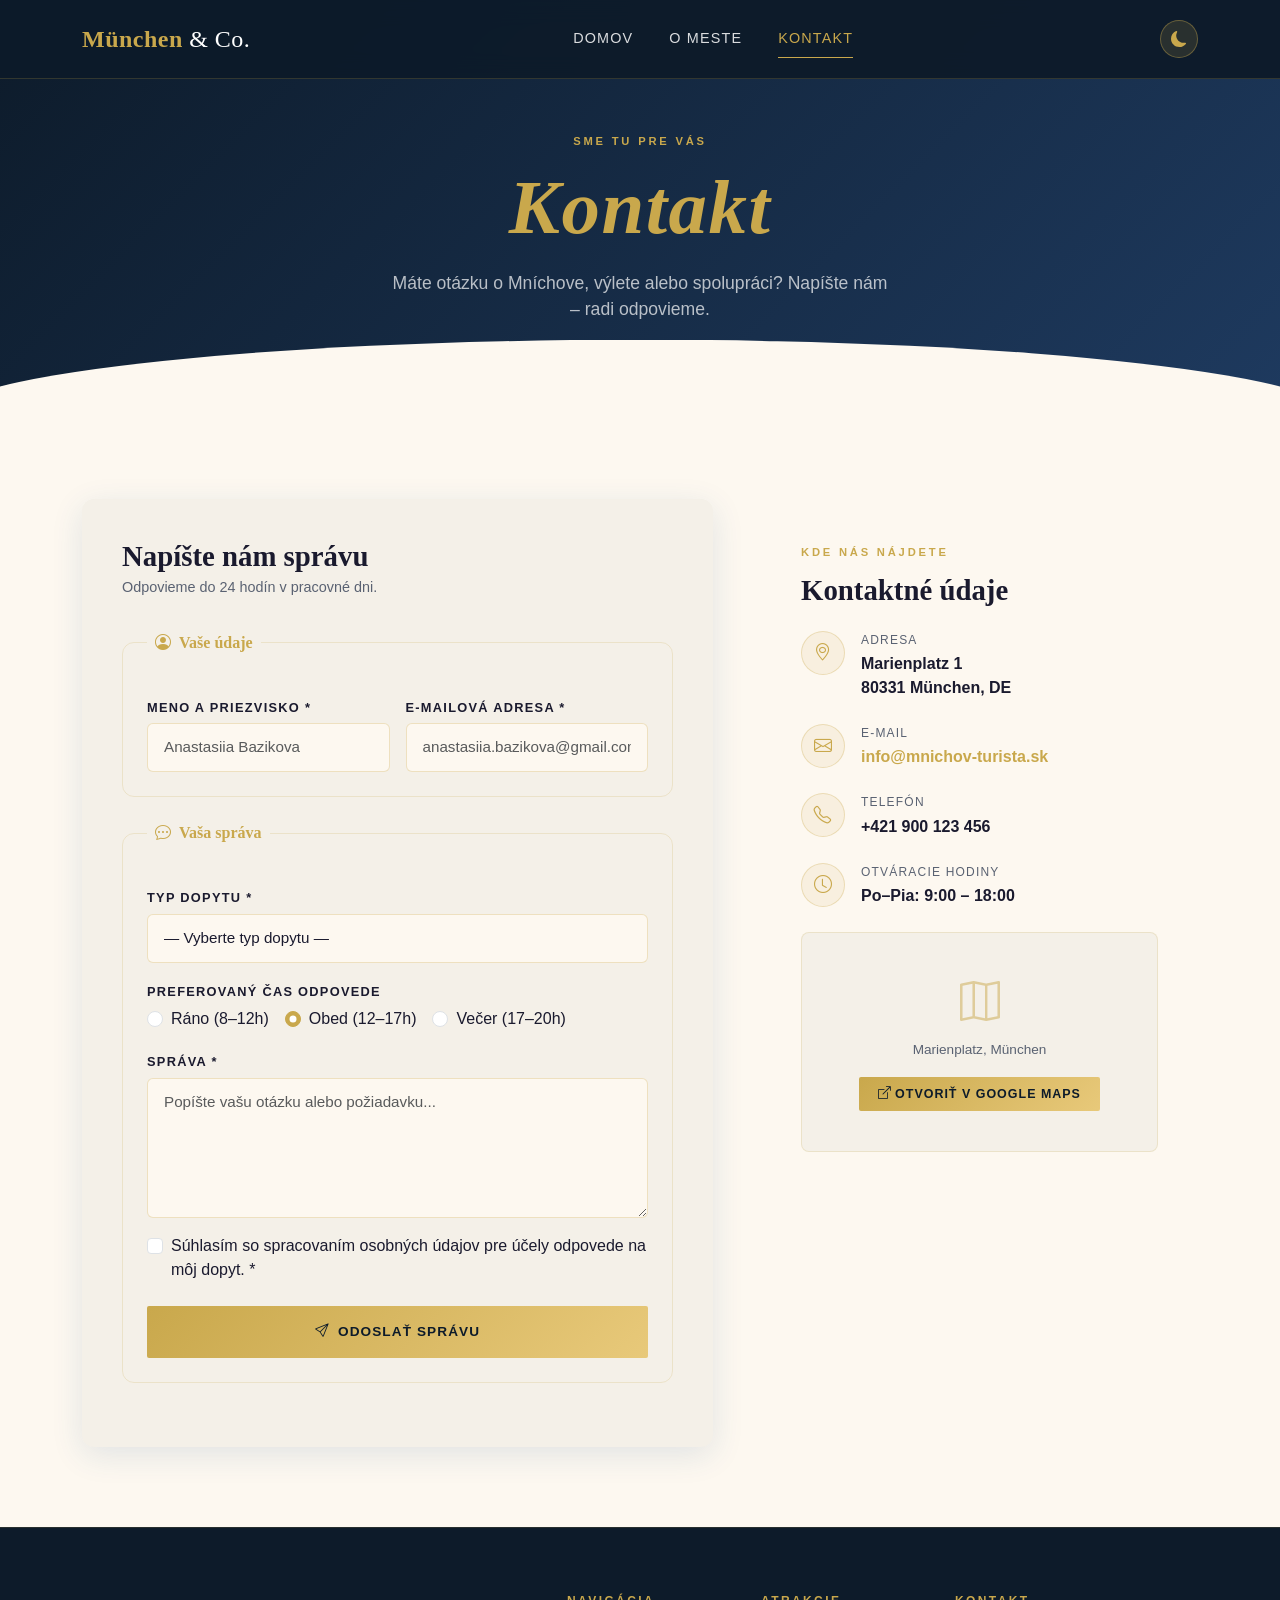
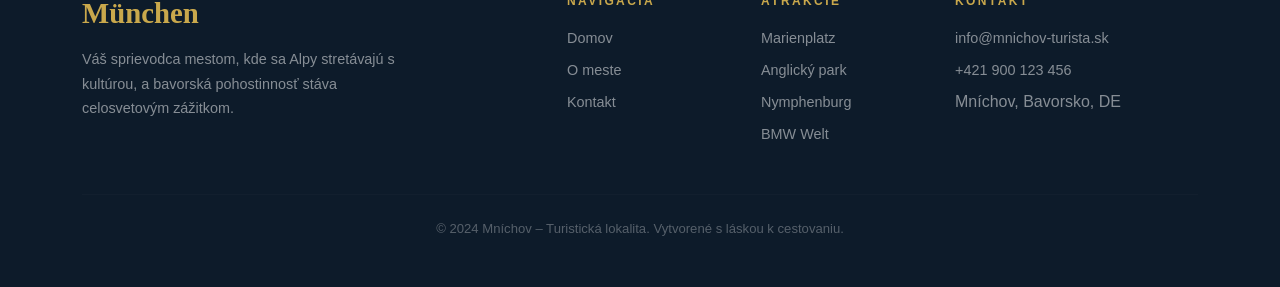
<file: kontakt.html>
<!DOCTYPE html>
<html lang="sk">
<head>
  <meta charset="UTF-8">
  <meta name="viewport" content="width=device-width, initial-scale=1.0">
  <meta name="description" content="Kontaktujte nás – otázky o cestovaní do Mníchova, plánovaní výletu, ubytovaní alebo spolupráci.">
  <title>Kontakt | Mníchov – Turistická lokalita</title>

  <link href="https://cdn.jsdelivr.net/npm/bootstrap@5.3.3/dist/css/bootstrap.min.css" rel="stylesheet">
  <link rel="stylesheet" href="https://cdn.jsdelivr.net/npm/bootstrap-icons@1.11.3/font/bootstrap-icons.min.css">
  <link rel="stylesheet" href="assets/css/style.css">
</head>
<body>

<!-- ========================
     NAVIGÁCIA
========================= -->
<nav class="navbar navbar-expand-lg fixed-top">
  <div class="container">
    <a class="navbar-brand" href="index.html">München<span> &amp; Co.</span></a>

    <div class="d-flex align-items-center gap-2 order-lg-last">
      <button id="darkModeToggle" aria-label="Prepnúť tmavý režim"></button>
      <button class="navbar-toggler ms-1" type="button"
              data-bs-toggle="collapse" data-bs-target="#navMenu"
              aria-controls="navMenu" aria-expanded="false" aria-label="Otvoriť menu">
        <span class="navbar-toggler-icon"></span>
      </button>
    </div>

    <div class="collapse navbar-collapse" id="navMenu">
      <ul class="navbar-nav mx-auto gap-lg-1">
        <li class="nav-item"><a class="nav-link" href="index.html">Domov</a></li>
        <li class="nav-item"><a class="nav-link" href="o-nas.html">O meste</a></li>
        <li class="nav-item"><a class="nav-link active" href="kontakt.html">Kontakt</a></li>
      </ul>
    </div>
  </div>
</nav>

<!-- ========================
     PAGE HERO
========================= -->
<section class="page-hero">
  <div class="container text-center" style="position:relative;z-index:1;">
    <span class="section-label">Sme tu pre vás</span>
    <h1 class="page-hero-title"><em>Kontakt</em></h1>
    <p class="page-hero-sub mt-3 mx-auto" style="max-width:500px;">
      Máte otázku o Mníchove, výlete alebo spolupráci?
      Napíšte nám – radi odpovieme.
    </p>
  </div>
</section>

<!-- ========================
     KONTAKTNÁ SEKCIA
========================= -->
<section class="contact-section">
  <div class="container">
    <div class="row g-5 align-items-start">

      <!-- FORMULÁR -->
      <div class="col-lg-7 reveal">
        <div class="contact-form-wrap">
          <h2 class="section-title mb-1" style="font-size:1.8rem;">Napíšte nám správu</h2>
          <p style="color:var(--color-text-muted);font-size:0.9rem;margin-bottom:2rem;">
            Odpovieme do 24 hodín v pracovné dni.
          </p>

          <form id="contactForm" novalidate>

            <!-- FIELDSET 1: Osobné údaje -->
            <fieldset>
              <legend><i class="bi bi-person-circle me-2"></i>Vaše údaje</legend>

              <div class="row g-3">
                <div class="col-sm-6">
                  <label for="meno" class="form-label">Meno a priezvisko *</label>
                  <input type="text" id="meno" name="meno"
                         class="form-control" placeholder="Anastasiia Bazikova"
                         required minlength="3" autocomplete="name">
                  <div class="invalid-hint">Prosím, zadajte celé meno (min. 3 znaky).</div>
                </div>
                <div class="col-sm-6">
                  <label for="email" class="form-label">E-mailová adresa *</label>
                  <input type="email" id="email" name="email"
                         class="form-control" placeholder="anastasiia.bazikova@gmail.com"
                         required autocomplete="email">
                  <div class="invalid-hint">Zadajte platnú e-mailovú adresu.</div>
                </div>
                <div id="telefonField" style="display:none;" class="col-sm-6">
                  <label for="telefon" class="form-label">Telefónne číslo</label>
                  <input type="tel" id="telefon" name="telefon"
                         class="form-control" placeholder="+421 900 000 000"
                         pattern="[\+]?[0-9\s\-]{9,15}" autocomplete="tel">
                  <div class="invalid-hint">Zadajte platné telefónne číslo (9–15 číslic).</div>
                </div>
              </div>
            </fieldset>

            <!-- FIELDSET 2: Správa -->
            <fieldset>
              <legend><i class="bi bi-chat-dots me-2"></i>Vaša správa</legend>

              <div class="mb-3">
                <label for="kontaktTyp" class="form-label">Typ dopytu *</label>
                <select id="kontaktTyp" name="kontaktTyp" class="form-select" required>
                  <option value="" disabled selected>— Vyberte typ dopytu —</option>
                  <option value="info">Informácie o Mníchove</option>
                  <option value="planovanie">Pomoc s plánovaním výletu</option>
                  <option value="ubytovanie">Otázka k ubytovaniu</option>
                  <option value="telefon">Telefonická konzultácia</option>
                  <option value="spolupraca">Obchodná spolupráca</option>
                  <option value="ine">Iné</option>
                </select>
                <div class="invalid-hint">Prosím, vyberte typ dopytu.</div>
              </div>

              <div class="mb-3">
                <label class="form-label">Preferovaný čas odpovede</label>
                <div class="d-flex flex-wrap gap-3">
                  <div class="form-check">
                    <input class="form-check-input" type="radio"
                           name="cas" id="casRano" value="rano">
                    <label class="form-check-label" for="casRano">Ráno (8–12h)</label>
                  </div>
                  <div class="form-check">
                    <input class="form-check-input" type="radio"
                           name="cas" id="casObedajsi" value="obed" checked>
                    <label class="form-check-label" for="casObedajsi">Obed (12–17h)</label>
                  </div>
                  <div class="form-check">
                    <input class="form-check-input" type="radio"
                           name="cas" id="casVecerny" value="vecer">
                    <label class="form-check-label" for="casVecerny">Večer (17–20h)</label>
                  </div>
                </div>
              </div>

              <div class="mb-3">
                <label for="sprava" class="form-label">Správa *</label>
                <textarea id="sprava" name="sprava"
                          class="form-control" rows="5"
                          placeholder="Popíšte vašu otázku alebo požiadavku..."
                          required minlength="10"></textarea>
                <div class="invalid-hint">Správa musí mať aspoň 10 znakov.</div>
              </div>

              <div class="mb-4">
                <div class="form-check">
                  <input class="form-check-input" type="checkbox"
                         id="suhlas" name="suhlas" required>
                  <label class="form-check-label" for="suhlas">
                    Súhlasím so spracovaním osobných údajov pre účely odpovede na môj dopyt. *
                  </label>
                </div>
              </div>

              <button type="submit" class="btn-gold w-100" style="border:none;cursor:pointer;padding:1rem;">
                <i class="bi bi-send me-2"></i>Odoslať správu
              </button>

            </fieldset>
          </form>
        </div>
      </div>

      <!-- KONTAKTNÉ ÚDAJE -->
      <div class="col-lg-5 reveal reveal-delay-2">
        <div class="contact-info-wrap">
          <span class="section-label">Kde nás nájdete</span>
          <h2 class="section-title mb-4" style="font-size:1.8rem;">Kontaktné údaje</h2>

          <div class="contact-info-item">
            <div class="contact-info-icon">
              <i class="bi bi-geo-alt"></i>
            </div>
            <div>
              <div class="contact-info-label">Adresa</div>
              <div class="contact-info-value">Marienplatz 1<br>80331 München, DE</div>
            </div>
          </div>

          <div class="contact-info-item">
            <div class="contact-info-icon">
              <i class="bi bi-envelope"></i>
            </div>
            <div>
              <div class="contact-info-label">E-mail</div>
              <div class="contact-info-value">
                <a href="mailto:info@mnichov-turista.sk"
                   style="color:var(--color-gold);text-decoration:none;">
                  info@mnichov-turista.sk
                </a>
              </div>
            </div>
          </div>

          <div class="contact-info-item">
            <div class="contact-info-icon">
              <i class="bi bi-telephone"></i>
            </div>
            <div>
              <div class="contact-info-label">Telefón</div>
              <div class="contact-info-value">
                <a href="tel:+421900123456"
                   style="color:var(--color-text);text-decoration:none;">
                  +421 900 123 456
                </a>
              </div>
            </div>
          </div>

          <div class="contact-info-item">
            <div class="contact-info-icon">
              <i class="bi bi-clock"></i>
            </div>
            <div>
              <div class="contact-info-label">Otváracie hodiny</div>
              <div class="contact-info-value">Po–Pia: 9:00 – 18:00</div>
            </div>
          </div>

          <!-- Mapa placeholder -->
          <div class="mt-4 rounded-3 overflow-hidden" style="height:220px;background:var(--color-light-bg);border:1px solid rgba(201,168,76,0.2);display:flex;align-items:center;justify-content:center;flex-direction:column;gap:0.5rem;">
            <i class="bi bi-map" style="font-size:2.5rem;color:var(--color-gold);opacity:0.5;"></i>
            <span style="color:var(--color-text-muted);font-size:0.85rem;">Marienplatz, München</span>
            <a href="https://maps.google.com/?q=Marienplatz+Munich" target="_blank" rel="noopener"
               class="btn-gold mt-2" style="font-size:0.78rem;padding:0.5rem 1.2rem;">
              <i class="bi bi-box-arrow-up-right me-1"></i>Otvoriť v Google Maps
            </a>
          </div>
        </div>
      </div>

    </div>
  </div>
</section>

<!-- ========================
     TOAST NOTIFIKÁCIA
========================= -->
<div id="successToast" class="custom-toast" role="alert" aria-live="polite">
  <div class="toast-icon">
    <i class="bi bi-check-lg"></i>
  </div>
  <div>
    <div class="toast-title">Správa bola odoslaná!</div>
    <div class="toast-text">Odpovieme vám do 24 hodín v pracovné dni.</div>
  </div>
  <button class="toast-close" id="toastClose" aria-label="Zatvoriť notifikáciu">
    <i class="bi bi-x-lg"></i>
  </button>
</div>

<!-- ========================
     FOOTER
========================= -->
<footer>
  <div class="container">
    <div class="row g-5">
      <div class="col-lg-4">
        <div class="footer-brand">München</div>
        <p class="footer-desc">
          Váš sprievodca mestom, kde sa Alpy stretávajú s kultúrou,
          a bavorská pohostinnosť stáva celosvetovým zážitkom.
        </p>
      </div>
      <div class="col-6 col-lg-2 offset-lg-1">
        <div class="footer-heading">Navigácia</div>
        <ul class="footer-links">
          <li><a href="index.html">Domov</a></li>
          <li><a href="o-nas.html">O meste</a></li>
          <li><a href="kontakt.html">Kontakt</a></li>
        </ul>
      </div>
      <div class="col-6 col-lg-2">
        <div class="footer-heading">Atrakcie</div>
        <ul class="footer-links">
          <li><a href="index.html#atrakcie">Marienplatz</a></li>
          <li><a href="index.html#atrakcie">Anglický park</a></li>
          <li><a href="index.html#atrakcie">Nymphenburg</a></li>
          <li><a href="index.html#atrakcie">BMW Welt</a></li>
        </ul>
      </div>
      <div class="col-lg-3">
        <div class="footer-heading">Kontakt</div>
        <ul class="footer-links">
          <li><a href="mailto:info@mnichov-turista.sk">info@mnichov-turista.sk</a></li>
          <li><a href="tel:+421900123456">+421 900 123 456</a></li>
          <li><span style="color:rgba(255,255,255,0.5)">Mníchov, Bavorsko, DE</span></li>
        </ul>
      </div>
    </div>
    <hr class="footer-divider">
    <p class="footer-copyright">
      &copy; 2024 Mníchov – Turistická lokalita. Vytvorené s láskou k cestovaniu.
    </p>
  </div>
</footer>

<script src="https://cdn.jsdelivr.net/npm/bootstrap@5.3.3/dist/js/bootstrap.bundle.min.js"></script>
<script src="assets/js/script.js"></script>
</body>
</html>
</file>
<file: assets/css/style.css>
/* ===========================
   CSS PREMENNÉ A ROOT
=========================== */
:root {
  --bs-primary: #1a4f8a;
  --bs-primary-rgb: 26, 79, 138;
  --color-gold: #c9a84c;
  --color-gold-light: #e8c97a;
  --color-dark: #0d1b2a;
  --color-mid: #1e3a5f;
  --color-light-bg: #f4f0e8;
  --color-cream: #fdf8f0;
  --color-text: #1a1a2e;
  --color-text-muted: #5a6272;
  --font-display: 'Playfair Display', Georgia, serif;
  --font-body: 'Lato', 'Helvetica Neue', sans-serif;
  --transition-smooth: all 0.35s cubic-bezier(0.4, 0, 0.2, 1);
  --shadow-card: 0 8px 32px rgba(26, 79, 138, 0.12);
  --shadow-hover: 0 16px 48px rgba(26, 79, 138, 0.22);
  --border-radius: 12px;
}

/* Dark mode premenné */
[data-theme="dark"] {
  --color-light-bg: #0d1b2a;
  --color-cream: #112236;
  --color-text: #e8e4da;
  --color-text-muted: #9ba8b8;
  --shadow-card: 0 8px 32px rgba(0, 0, 0, 0.4);
}

/* ===========================
   BASE & TYPOGRAPHY
=========================== */
@import url('https://fonts.googleapis.com/css2?family=Playfair+Display:ital,wght@0,400;0,600;0,700;1,400&family=Lato:wght@300;400;700&display=swap');

*, *::before, *::after {
  box-sizing: border-box;
}

html {
  scroll-behavior: smooth;
}

body {
  font-family: var(--font-body);
  color: var(--color-text);
  background-color: var(--color-cream);
  transition: background-color 0.4s ease, color 0.4s ease;
  overflow-x: hidden;
}

h1, h2, h3, h4, h5 {
  font-family: var(--font-display);
  font-weight: 700;
}

/* ===========================
   ANIMÁCIE (@keyframes)
=========================== */
@keyframes fadeInUp {
  from {
    opacity: 0;
    transform: translateY(40px);
  }
  to {
    opacity: 1;
    transform: translateY(0);
  }
}

@keyframes heroTextReveal {
  0% {
    opacity: 0;
    letter-spacing: 0.5em;
    transform: translateY(20px);
  }
  100% {
    opacity: 1;
    letter-spacing: 0.02em;
    transform: translateY(0);
  }
}

@keyframes shimmer {
  0% { background-position: -200% center; }
  100% { background-position: 200% center; }
}

@keyframes pulse-border {
  0%, 100% { box-shadow: 0 0 0 0 rgba(201, 168, 76, 0.4); }
  50% { box-shadow: 0 0 0 12px rgba(201, 168, 76, 0); }
}

@keyframes float {
  0%, 100% { transform: translateY(0px); }
  50% { transform: translateY(-8px); }
}

@keyframes slideInLeft {
  from { opacity: 0; transform: translateX(-30px); }
  to { opacity: 1; transform: translateX(0); }
}

@keyframes toastSlideIn {
  from { transform: translateX(120%); opacity: 0; }
  to { transform: translateX(0); opacity: 1; }
}

/* ===========================
   NAVIGÁCIA
=========================== */
.navbar {
  background: rgba(13, 27, 42, 0.95) !important;
  backdrop-filter: blur(12px);
  border-bottom: 1px solid rgba(201, 168, 76, 0.2);
  padding: 1rem 0;
  transition: var(--transition-smooth);
}

.navbar-brand {
  font-family: var(--font-display);
  font-size: 1.5rem;
  color: var(--color-gold) !important;
  font-weight: 700;
  letter-spacing: 0.02em;
}

.navbar-brand span {
  color: #fff;
  font-weight: 300;
}

.navbar-nav .nav-link {
  color: rgba(255,255,255,0.85) !important;
  font-size: 0.9rem;
  font-weight: 400;
  letter-spacing: 0.08em;
  text-transform: uppercase;
  padding: 0.5rem 1rem !important;
  transition: var(--transition-smooth);
  position: relative;
}

.navbar-nav .nav-link::after {
  content: '';
  position: absolute;
  bottom: 0;
  left: 1rem;
  right: 1rem;
  height: 1px;
  background: var(--color-gold);
  transform: scaleX(0);
  transition: transform 0.3s ease;
}

.navbar-nav .nav-link:hover {
  color: var(--color-gold) !important;
}

.navbar-nav .nav-link:hover::after,
.navbar-nav .nav-link.active::after {
  transform: scaleX(1);
}

.navbar-nav .nav-link.active {
  color: var(--color-gold) !important;
}

.navbar-toggler {
  border-color: rgba(201, 168, 76, 0.5) !important;
}

.navbar-toggler-icon {
  background-image: url("data:image/svg+xml,%3csvg xmlns='http://www.w3.org/2000/svg' viewBox='0 0 30 30'%3e%3cpath stroke='rgba(201, 168, 76, 0.9)' stroke-linecap='round' stroke-miterlimit='10' stroke-width='2' d='M4 7h22M4 15h22M4 23h22'/%3e%3c/svg%3e") !important;
}

/* Dark mode prepínač */
#darkModeToggle {
  background: rgba(201, 168, 76, 0.15);
  border: 1px solid rgba(201, 168, 76, 0.4);
  color: var(--color-gold);
  width: 38px;
  height: 38px;
  border-radius: 50%;
  display: flex;
  align-items: center;
  justify-content: center;
  cursor: pointer;
  transition: var(--transition-smooth);
  font-size: 1rem;
}

#darkModeToggle:hover {
  background: var(--color-gold);
  color: var(--color-dark);
}

/* ===========================
   HERO SEKCIA
=========================== */
.hero {
  position: relative;
  min-height: 100vh;
  display: flex;
  align-items: center;
  overflow: hidden;
}

.hero-bg {
  position: absolute;
  inset: 0;
  background-image: url('https://images.unsplash.com/photo-1467269204594-9661b134dd2b?w=1920&q=80');
  background-size: cover;
  background-position: center;
  transform: scale(1.05);
  transition: transform 8s ease;
}

.hero:hover .hero-bg {
  transform: scale(1.0);
}

.hero-overlay {
  position: absolute;
  inset: 0;
  background: linear-gradient(
    135deg,
    rgba(13, 27, 42, 0.85) 0%,
    rgba(30, 58, 95, 0.7) 50%,
    rgba(13, 27, 42, 0.6) 100%
  );
}

.hero-content {
  position: relative;
  z-index: 2;
}

.hero-badge {
  display: inline-block;
  padding: 0.35rem 1rem;
  background: rgba(201, 168, 76, 0.2);
  border: 1px solid var(--color-gold);
  border-radius: 2px;
  color: var(--color-gold);
  font-size: 0.75rem;
  letter-spacing: 0.2em;
  text-transform: uppercase;
  margin-bottom: 1.5rem;
  animation: fadeInUp 0.8s ease both;
}

.hero-title {
  font-size: clamp(3rem, 8vw, 7rem);
  color: #fff;
  line-height: 1.0;
  font-weight: 700;
  animation: heroTextReveal 1.2s cubic-bezier(0.16, 1, 0.3, 1) 0.3s both;
  text-shadow: 0 4px 20px rgba(0,0,0,0.3);
}

.hero-title em {
  color: var(--color-gold);
  font-style: italic;
}

.hero-subtitle {
  font-size: 1.1rem;
  color: rgba(255,255,255,0.8);
  font-weight: 300;
  letter-spacing: 0.05em;
  max-width: 500px;
  animation: fadeInUp 0.8s ease 0.8s both;
  line-height: 1.7;
}

.hero-cta {
  animation: fadeInUp 0.8s ease 1.1s both;
}

.btn-gold {
  background: linear-gradient(135deg, var(--color-gold), var(--color-gold-light));
  color: var(--color-dark) !important;
  border: none;
  padding: 0.85rem 2.2rem;
  font-weight: 700;
  letter-spacing: 0.08em;
  text-transform: uppercase;
  font-size: 0.85rem;
  border-radius: 2px;
  transition: var(--transition-smooth);
  position: relative;
  overflow: hidden;
  text-decoration: none;
  display: inline-block;
}

.btn-gold::before {
  content: '';
  position: absolute;
  top: 0; left: -100%;
  width: 100%; height: 100%;
  background: linear-gradient(90deg, transparent, rgba(255,255,255,0.3), transparent);
  transition: left 0.5s ease;
}

.btn-gold:hover::before {
  left: 100%;
}

.btn-gold:hover {
  transform: translateY(-2px);
  box-shadow: 0 8px 25px rgba(201, 168, 76, 0.4);
}

.btn-outline-gold {
  background: transparent;
  color: var(--color-gold) !important;
  border: 1px solid var(--color-gold);
  padding: 0.85rem 2.2rem;
  font-weight: 700;
  letter-spacing: 0.08em;
  text-transform: uppercase;
  font-size: 0.85rem;
  border-radius: 2px;
  transition: var(--transition-smooth);
  text-decoration: none;
  display: inline-block;
}

.btn-outline-gold:hover {
  background: var(--color-gold);
  color: var(--color-dark) !important;
  transform: translateY(-2px);
}

.hero-scroll {
  position: absolute;
  bottom: 2rem;
  left: 50%;
  transform: translateX(-50%);
  z-index: 2;
  text-align: center;
  color: rgba(255,255,255,0.6);
  font-size: 0.7rem;
  letter-spacing: 0.15em;
  text-transform: uppercase;
  animation: float 2s ease-in-out infinite;
}

.hero-scroll svg {
  display: block;
  margin: 0.5rem auto 0;
}

/* ===========================
   SEKCIA NADPISY
=========================== */
.section-label {
  display: inline-block;
  font-size: 0.7rem;
  letter-spacing: 0.25em;
  text-transform: uppercase;
  color: var(--color-gold);
  font-weight: 700;
  margin-bottom: 0.75rem;
}

.section-title {
  font-family: var(--font-display);
  font-size: clamp(2rem, 4vw, 3rem);
  color: var(--color-text);
  line-height: 1.2;
  margin-bottom: 0;
}

.section-divider {
  width: 60px;
  height: 2px;
  background: linear-gradient(90deg, var(--color-gold), transparent);
  margin: 1.5rem 0;
}

/* ===========================
   O TÉME SEKCIA
=========================== */
.about-section {
  background: var(--color-cream);
  padding: 7rem 0;
}

.about-section p {
  color: var(--color-text-muted);
  line-height: 1.9;
  font-size: 1.05rem;
}

.about-image-wrap {
  position: relative;
}

.about-image-wrap img {
  border-radius: var(--border-radius);
  width: 100%;
  height: 480px;
  object-fit: cover;
  box-shadow: var(--shadow-card);
}

.about-image-wrap::before {
  content: '';
  position: absolute;
  top: -16px;
  right: -16px;
  width: 100%;
  height: 100%;
  border: 2px solid var(--color-gold);
  border-radius: var(--border-radius);
  z-index: 0;
  opacity: 0.4;
}

.about-image-wrap img {
  position: relative;
  z-index: 1;
}

.stat-box {
  border-left: 3px solid var(--color-gold);
  padding-left: 1rem;
}

.stat-box .stat-number {
  font-family: var(--font-display);
  font-size: 2.5rem;
  color: var(--color-gold);
  line-height: 1;
  font-weight: 700;
}

.stat-box .stat-label {
  font-size: 0.8rem;
  letter-spacing: 0.1em;
  text-transform: uppercase;
  color: var(--color-text-muted);
}

/* ===========================
   KARTY (CARDS)
=========================== */
.cards-section {
  background: var(--color-light-bg);
  padding: 7rem 0;
}

.attraction-card {
  background: var(--color-cream);
  border-radius: var(--border-radius);
  overflow: hidden;
  box-shadow: var(--shadow-card);
  transition: var(--transition-smooth);
  border: none;
  height: 100%;
}

.attraction-card:hover {
  transform: translateY(-8px);
  box-shadow: var(--shadow-hover);
}

.attraction-card .card-img-wrap {
  overflow: hidden;
}

.attraction-card img {
  width: 100%;
  height: 100%;
  object-fit: cover;
  transition: transform 0.6s cubic-bezier(0.4, 0, 0.2, 1);
}

.attraction-card:hover img {
  transform: scale(1.08);
}

.attraction-card .card-body {
  padding: 1.5rem;
}

.attraction-card .card-category {
  font-size: 0.7rem;
  letter-spacing: 0.2em;
  text-transform: uppercase;
  color: var(--color-gold);
  font-weight: 700;
  margin-bottom: 0.5rem;
}

.attraction-card .card-title {
  font-family: var(--font-display);
  font-size: 1.3rem;
  margin-bottom: 0.75rem;
  color: var(--color-text);
}

.attraction-card .card-text {
  color: var(--color-text-muted);
  font-size: 0.9rem;
  line-height: 1.7;
}

/* ===========================
   GALÉRIA / CAROUSEL
=========================== */
.gallery-section {
  padding: 7rem 0;
  background: var(--color-dark);
}

.gallery-section .section-title {
  color: #fff;
}

.gallery-section .section-label {
  color: var(--color-gold);
}

.gallery-carousel .carousel-item img {
  height: 560px;
  object-fit: cover;
  border-radius: var(--border-radius);
}

.carousel-caption {
  background: linear-gradient(transparent, rgba(0,0,0,0.7));
  border-radius: 0 0 var(--border-radius) var(--border-radius);
  padding: 2rem 1.5rem 1.5rem;
}

.carousel-caption h5 {
  font-family: var(--font-display);
  font-size: 1.4rem;
  font-weight: 600;
}

.carousel-control-prev-icon,
.carousel-control-next-icon {
  width: 3rem;
  height: 3rem;
  background-color: rgba(201, 168, 76, 0.3);
  border-radius: 50%;
  border: 1px solid var(--color-gold);
  background-size: 60%;
}

.carousel-indicators [data-bs-target] {
  background-color: var(--color-gold);
  width: 10px;
  height: 10px;
  border-radius: 50%;
  border: none;
  opacity: 0.4;
}

.carousel-indicators .active {
  opacity: 1;
  animation: pulse-border 2s infinite;
}

/* Thumbnails pod carouselom */
.gallery-thumbs {
  display: flex;
  gap: 0.5rem;
  margin-top: 1rem;
  justify-content: center;
}

.gallery-thumbs img {
  width: 80px;
  height: 55px;
  object-fit: cover;
  border-radius: 4px;
  opacity: 0.5;
  cursor: pointer;
  transition: var(--transition-smooth);
  border: 2px solid transparent;
}

.gallery-thumbs img:hover,
.gallery-thumbs img.active {
  opacity: 1;
  border-color: var(--color-gold);
}

/* ===========================
   CALL TO ACTION
=========================== */
.cta-section {
  background: linear-gradient(135deg, var(--color-mid) 0%, var(--color-dark) 100%);
  padding: 6rem 0;
  position: relative;
  overflow: hidden;
}

.cta-section::before {
  content: 'M';
  position: absolute;
  font-family: var(--font-display);
  font-size: 40vw;
  font-weight: 700;
  color: rgba(255,255,255,0.02);
  top: 50%;
  left: 50%;
  transform: translate(-50%, -50%);
  line-height: 1;
  pointer-events: none;
}

.cta-title {
  font-family: var(--font-display);
  font-size: clamp(2rem, 5vw, 3.5rem);
  color: #fff;
  line-height: 1.2;
}

.cta-title em {
  color: var(--color-gold);
  font-style: italic;
}

.cta-text {
  color: rgba(255,255,255,0.7);
  font-size: 1.1rem;
  line-height: 1.7;
}

/* ===========================
   O NÁS STRÁNKA
=========================== */
.page-hero {
  background: linear-gradient(135deg, var(--color-dark) 0%, var(--color-mid) 100%);
  padding: 8rem 0 5rem;
  position: relative;
  overflow: hidden;
}

.page-hero::after {
  content: '';
  position: absolute;
  bottom: -1px;
  left: 0;
  right: 0;
  height: 80px;
  background: var(--color-cream);
  clip-path: ellipse(55% 100% at 50% 100%);
}

.page-hero-title {
  font-size: clamp(2.5rem, 6vw, 5rem);
  color: #fff;
  animation: heroTextReveal 1s ease both;
}

.page-hero-title em {
  color: var(--color-gold);
  font-style: italic;
}

.page-hero-sub {
  color: rgba(255,255,255,0.7);
  font-size: 1.1rem;
  animation: fadeInUp 0.8s ease 0.4s both;
}

.content-section {
  padding: 5rem 0;
  background: var(--color-cream);
}

.content-section p {
  color: var(--color-text-muted);
  line-height: 1.9;
  font-size: 1.05rem;
  margin-bottom: 1.5rem;
}

.content-lead {
  font-size: 1.2rem !important;
  color: var(--color-text) !important;
  font-family: var(--font-display);
  font-style: italic;
  border-left: 3px solid var(--color-gold);
  padding-left: 1.5rem;
}

figure.styled-figure {
  border-radius: var(--border-radius);
  overflow: hidden;
  box-shadow: var(--shadow-card);
}

figure.styled-figure img {
  width: 100%;
  height: 360px;
  object-fit: cover;
  display: block;
}

figcaption {
  background: var(--color-light-bg);
  padding: 1rem 1.5rem;
  font-size: 0.85rem;
  color: var(--color-text-muted);
  font-style: italic;
  border-top: 2px solid var(--color-gold);
}

/* Accordion */
.accordion-section {
  padding: 5rem 0;
  background: var(--color-light-bg);
}

.accordion-item {
  background: var(--color-cream) !important;
  border: 1px solid rgba(201, 168, 76, 0.2) !important;
  border-radius: var(--border-radius) !important;
  margin-bottom: 0.75rem;
  overflow: hidden;
}

.accordion-button {
  background: var(--color-cream) !important;
  color: var(--color-text) !important;
  font-family: var(--font-display);
  font-size: 1.05rem;
  font-weight: 600;
  padding: 1.25rem 1.5rem;
  box-shadow: none !important;
}

.accordion-button:not(.collapsed) {
  color: var(--color-gold) !important;
  background: rgba(201, 168, 76, 0.05) !important;
}

.accordion-button::after {
  filter: none;
  background-image: url("data:image/svg+xml,%3csvg xmlns='http://www.w3.org/2000/svg' viewBox='0 0 16 16' fill='%23c9a84c'%3e%3cpath fill-rule='evenodd' d='M1.646 4.646a.5.5 0 0 1 .708 0L8 10.293l5.646-5.647a.5.5 0 0 1 .708.708l-6 6a.5.5 0 0 1-.708 0l-6-6a.5.5 0 0 1 0-.708z'/%3e%3c/svg%3e") !important;
}

.accordion-body {
  color: var(--color-text-muted);
  line-height: 1.8;
  padding: 1rem 1.5rem 1.5rem;
  border-top: 1px solid rgba(201, 168, 76, 0.15);
}

/* ===========================
   KONTAKT STRÁNKA
=========================== */
.contact-section {
  padding: 5rem 0;
  background: var(--color-cream);
}

.contact-form-wrap {
  background: var(--color-light-bg);
  border-radius: var(--border-radius);
  padding: 2.5rem;
  box-shadow: var(--shadow-card);
}

.contact-info-wrap {
  padding: 2.5rem;
}

.form-label {
  font-weight: 700;
  font-size: 0.8rem;
  letter-spacing: 0.1em;
  text-transform: uppercase;
  color: var(--color-text);
  margin-bottom: 0.4rem;
}

.form-control,
.form-select {
  background: var(--color-cream) !important;
  border: 1px solid rgba(201, 168, 76, 0.3) !important;
  border-radius: 6px !important;
  color: var(--color-text) !important;
  padding: 0.75rem 1rem;
  font-size: 0.95rem;
  transition: var(--transition-smooth);
}

.form-control:focus,
.form-select:focus {
  border-color: var(--color-gold) !important;
  box-shadow: 0 0 0 3px rgba(201, 168, 76, 0.15) !important;
  outline: none;
}

/* CSS validácia */
.form-control:valid:not(:placeholder-shown) {
  border-color: #28a745 !important;
  background-image: url("data:image/svg+xml,%3csvg xmlns='http://www.w3.org/2000/svg' viewBox='0 0 8 8'%3e%3cpath fill='%2328a745' d='M2.3 6.73L.6 4.53c-.4-1.04.46-1.4 1.1-.8l1.1 1.4 3.4-3.8c.6-.63 1.6-.27 1.2.7l-4 4.6c-.43.5-.8.4-1.1.1z'/%3e%3c/svg%3e") !important;
  background-repeat: no-repeat;
  background-position: right 0.75rem center;
  background-size: 1rem;
}

.form-control:invalid:not(:placeholder-shown):not(:focus) {
  border-color: #dc3545 !important;
}

.invalid-hint {
  display: none;
  font-size: 0.78rem;
  color: #dc3545;
  margin-top: 0.3rem;
}

.form-control:invalid:not(:placeholder-shown):not(:focus) ~ .invalid-hint {
  display: block;
}

.form-check-input:checked {
  background-color: var(--color-gold) !important;
  border-color: var(--color-gold) !important;
}

fieldset {
  border: 1px solid rgba(201, 168, 76, 0.2);
  border-radius: var(--border-radius);
  padding: 1.5rem;
  margin-bottom: 1.5rem;
}

legend {
  font-family: var(--font-display);
  font-size: 1rem;
  font-weight: 600;
  color: var(--color-gold);
  padding: 0 0.5rem;
  width: auto;
  float: none;
  margin-bottom: 1rem;
}

.contact-info-item {
  display: flex;
  gap: 1rem;
  margin-bottom: 1.5rem;
  align-items: flex-start;
}

.contact-info-icon {
  width: 44px;
  height: 44px;
  background: rgba(201, 168, 76, 0.1);
  border: 1px solid rgba(201, 168, 76, 0.3);
  border-radius: 50%;
  display: flex;
  align-items: center;
  justify-content: center;
  color: var(--color-gold);
  font-size: 1.1rem;
  flex-shrink: 0;
}

.contact-info-label {
  font-size: 0.75rem;
  text-transform: uppercase;
  letter-spacing: 0.1em;
  color: var(--color-text-muted);
  margin-bottom: 0.2rem;
}

.contact-info-value {
  font-weight: 600;
  color: var(--color-text);
}

/* Toast notifikácia */
.custom-toast {
  position: fixed;
  bottom: 2rem;
  right: 2rem;
  z-index: 9999;
  background: var(--color-dark);
  border: 1px solid var(--color-gold);
  border-radius: var(--border-radius);
  padding: 1.25rem 1.5rem;
  min-width: 300px;
  box-shadow: 0 8px 32px rgba(0,0,0,0.3);
  display: none;
}

.custom-toast.show {
  display: flex;
  align-items: center;
  gap: 1rem;
  animation: toastSlideIn 0.4s cubic-bezier(0.4, 0, 0.2, 1) forwards;
}

.custom-toast .toast-icon {
  width: 40px;
  height: 40px;
  background: rgba(40, 167, 69, 0.2);
  border-radius: 50%;
  display: flex;
  align-items: center;
  justify-content: center;
  color: #28a745;
  font-size: 1.2rem;
  flex-shrink: 0;
}

.custom-toast .toast-title {
  font-weight: 700;
  color: #fff;
  font-size: 0.95rem;
}

.custom-toast .toast-text {
  font-size: 0.82rem;
  color: rgba(255,255,255,0.6);
}

.toast-close {
  background: none;
  border: none;
  color: rgba(255,255,255,0.4);
  cursor: pointer;
  margin-left: auto;
  font-size: 1.1rem;
  padding: 0;
  transition: color 0.2s;
}

.toast-close:hover {
  color: #fff;
}

/* ===========================
   FOOTER
=========================== */
footer {
  background: var(--color-dark);
  border-top: 1px solid rgba(201, 168, 76, 0.15);
  padding: 4rem 0 2rem;
}

.footer-brand {
  font-family: var(--font-display);
  font-size: 1.8rem;
  color: var(--color-gold);
  font-weight: 700;
}

.footer-desc {
  color: rgba(255,255,255,0.5);
  font-size: 0.9rem;
  line-height: 1.7;
  margin-top: 0.75rem;
}

.footer-heading {
  font-size: 0.75rem;
  letter-spacing: 0.2em;
  text-transform: uppercase;
  color: var(--color-gold);
  font-weight: 700;
  margin-bottom: 1rem;
}

.footer-links {
  list-style: none;
  padding: 0;
  margin: 0;
}

.footer-links li {
  margin-bottom: 0.5rem;
}

.footer-links a {
  color: rgba(255,255,255,0.5);
  text-decoration: none;
  font-size: 0.9rem;
  transition: color 0.2s;
}

.footer-links a:hover {
  color: var(--color-gold);
}

.footer-divider {
  border-color: rgba(255,255,255,0.08);
  margin: 2.5rem 0 1.5rem;
}

.footer-copyright {
  color: rgba(255,255,255,0.3);
  font-size: 0.82rem;
  text-align: center;
}

/* ===========================
   COUNTER SEKCIA (index)
=========================== */
.counter-section {
  background: linear-gradient(135deg, var(--color-mid), var(--color-dark));
  padding: 4rem 0;
}

.counter-item {
  text-align: center;
}

.counter-number {
  font-family: var(--font-display);
  font-size: 3.5rem;
  color: var(--color-gold);
  font-weight: 700;
  line-height: 1;
  display: block;
}

.counter-label {
  color: rgba(255,255,255,0.6);
  font-size: 0.8rem;
  letter-spacing: 0.15em;
  text-transform: uppercase;
  margin-top: 0.5rem;
}

/* ===========================
   REVEAL ANIMÁCIA
=========================== */
.reveal {
  opacity: 0;
  transform: translateY(30px);
  transition: opacity 0.7s ease, transform 0.7s ease;
}

.reveal.revealed {
  opacity: 1;
  transform: translateY(0);
}

.reveal-delay-1 { transition-delay: 0.1s; }
.reveal-delay-2 { transition-delay: 0.2s; }
.reveal-delay-3 { transition-delay: 0.3s; }

/* ===========================
   RESPONSIVE
=========================== */
@media (max-width: 768px) {
  .hero-title {
    font-size: clamp(2.5rem, 10vw, 4rem);
  }

  .gallery-carousel .carousel-item img {
    height: 300px;
  }

  .about-image-wrap::before {
    display: none;
  }

  .about-image-wrap img {
    height: 320px;
  }

  .contact-form-wrap {
    padding: 1.5rem;
  }

  .custom-toast {
    left: 1rem;
    right: 1rem;
    min-width: unset;
  }
}
</file>
